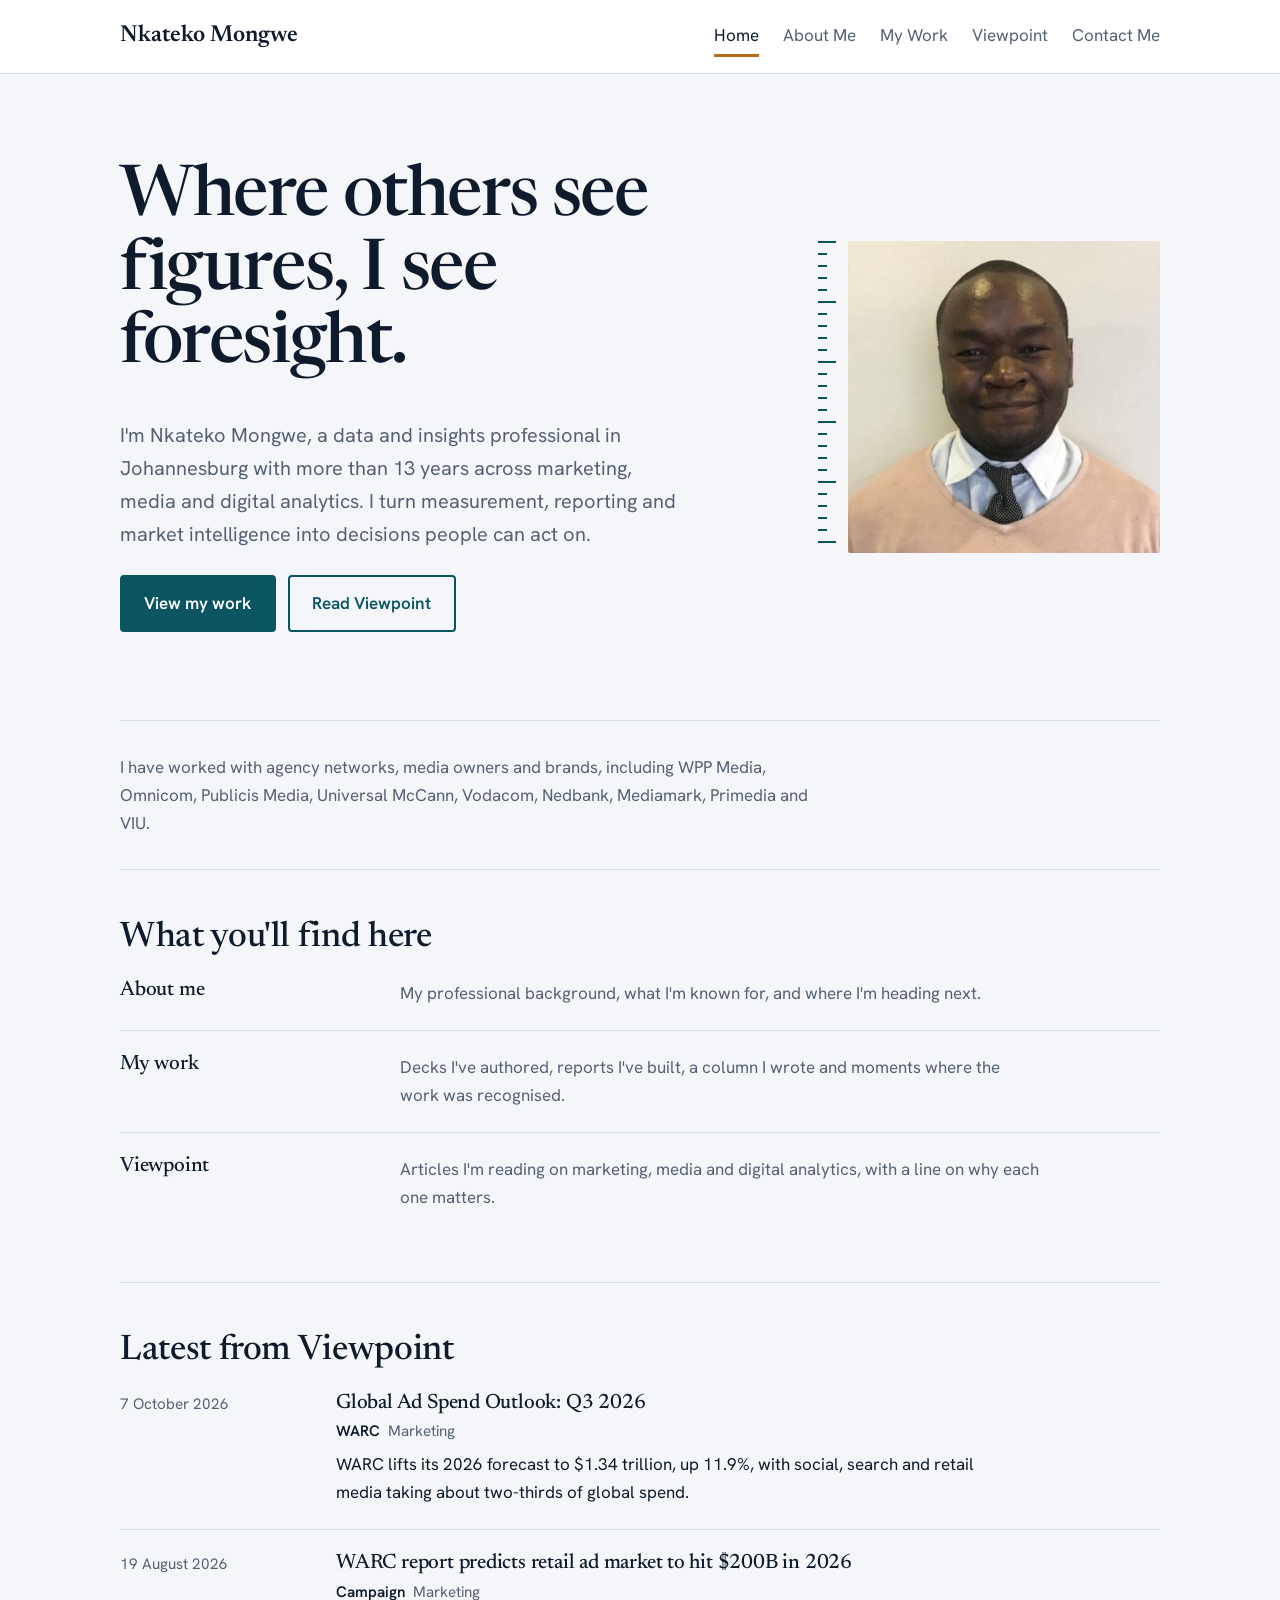
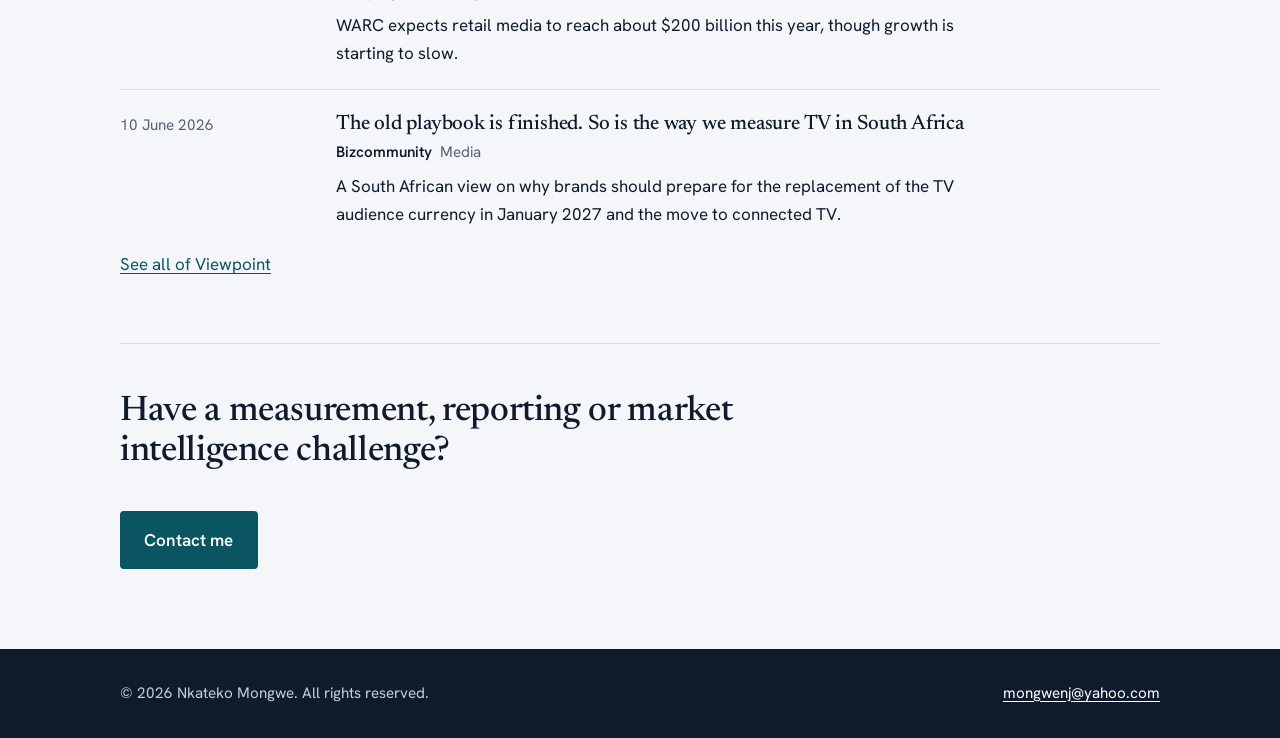
<file: index.html>
<!DOCTYPE html>
<html lang="en">
<head>
  <meta charset="UTF-8">
  <meta name="viewport" content="width=device-width, initial-scale=1">
  <!-- Google tag (gtag.js) -->
  <script async src="https://www.googletagmanager.com/gtag/js?id=G-7LT1C69LMJ"></script>
  <script>
    window.dataLayer = window.dataLayer || [];
    function gtag(){dataLayer.push(arguments);}
    gtag('js', new Date());

    gtag('config', 'G-7LT1C69LMJ');
  </script>
  <title>Nkateko Mongwe | Data and insights professional</title>
  <meta name="description" content="Nkateko Mongwe is a data and insights professional with more than 13 years across marketing, media and digital analytics, based in Johannesburg.">
  <link rel="icon" href="data:image/svg+xml,%3Csvg xmlns='http://www.w3.org/2000/svg' viewBox='0 0 64 64'%3E%3Crect width='64' height='64' rx='10' fill='%230B5563'/%3E%3Ctext x='32' y='43' font-family='Georgia,serif' font-size='30' font-weight='700' text-anchor='middle' fill='white'%3ENM%3C/text%3E%3C/svg%3E">
  <link rel="preconnect" href="https://fonts.googleapis.com">
  <link rel="preconnect" href="https://fonts.gstatic.com" crossorigin>
  <link href="https://fonts.googleapis.com/css2?family=Hanken+Grotesk:wght@400;500;600&family=Newsreader:opsz,wght@6..72,400;6..72,500;6..72,600&display=swap" rel="stylesheet">
  <link rel="stylesheet" href="style.css">
  <script src="articles.js" defer></script>
  <script src="main.js" defer></script>
</head>
<body>
  <a class="skip-link" href="#main">Skip to content</a>
  <header class="site-header">
    <div class="wrap">
      <a class="brand" href="index.html">Nkateko Mongwe</a>
      <nav class="site-nav" aria-label="Main">
        <a href="index.html" aria-current="page">Home</a>
        <a href="about.html">About Me</a>
        <a href="work.html">My Work</a>
        <a href="viewpoint.html">Viewpoint</a>
        <a href="contact.html">Contact Me</a>
      </nav>
    </div>
  </header>

  <main id="main">

    <section class="wrap hero">
      <div>
        <h1>Where others see figures, I see foresight.</h1>
        <p class="lead">I'm Nkateko Mongwe, a data and insights professional in Johannesburg with more than 13 years across marketing, media and digital analytics. I turn measurement, reporting and market intelligence into decisions people can act on.</p>
        <div class="actions">
          <a class="button" href="work.html">View my work</a>
          <a class="button secondary" href="viewpoint.html">Read Viewpoint</a>
        </div>
      </div>
      <figure class="portrait">
        <img src="nkateko-headshot.jpg" width="741" height="741" alt="Portrait of Nkateko Mongwe in a pink sweater and spotted tie">
      </figure>
    </section>

    <section class="section tight wrap">
      <p class="worked-with">I have worked with agency networks, media owners and brands, including WPP Media, Omnicom, Publicis Media, Universal McCann, Vodacom, Nedbank, Mediamark, Primedia and VIU.</p>
    </section>

    <section class="section wrap">
      <h2>What you'll find here</h2>
      <ul class="rows">
        <li>
          <h3><a href="about.html">About me</a></h3>
          <p>My professional background, what I'm known for, and where I'm heading next.</p>
        </li>
        <li>
          <h3><a href="work.html">My work</a></h3>
          <p>Decks I've authored, reports I've built, a column I wrote and moments where the work was recognised.</p>
        </li>
        <li>
          <h3><a href="viewpoint.html">Viewpoint</a></h3>
          <p>Articles I'm reading on marketing, media and digital analytics, with a line on why each one matters.</p>
        </li>
      </ul>
    </section>

    <section class="section wrap">
      <h2>Latest from Viewpoint</h2>
      <ul class="article-list" data-articles data-limit="3"></ul>
      <noscript><p><a href="viewpoint.html">Browse all articles on Viewpoint</a></p></noscript>
      <p><a href="viewpoint.html">See all of Viewpoint</a></p>
    </section>

    <section class="section wrap cta">
      <h2>Have a measurement, reporting or market intelligence challenge?</h2>
      <div class="actions"><a class="button" href="contact.html">Contact me</a></div>
    </section>

  </main>

  <footer class="site-footer">
    <div class="wrap">
      <p>&copy; <span id="year">2026</span> Nkateko Mongwe. All rights reserved.</p>
      <p><a href="mailto:mongwenj@yahoo.com">mongwenj@yahoo.com</a></p>
    </div>
  </footer>
</body>
</html>
</file>
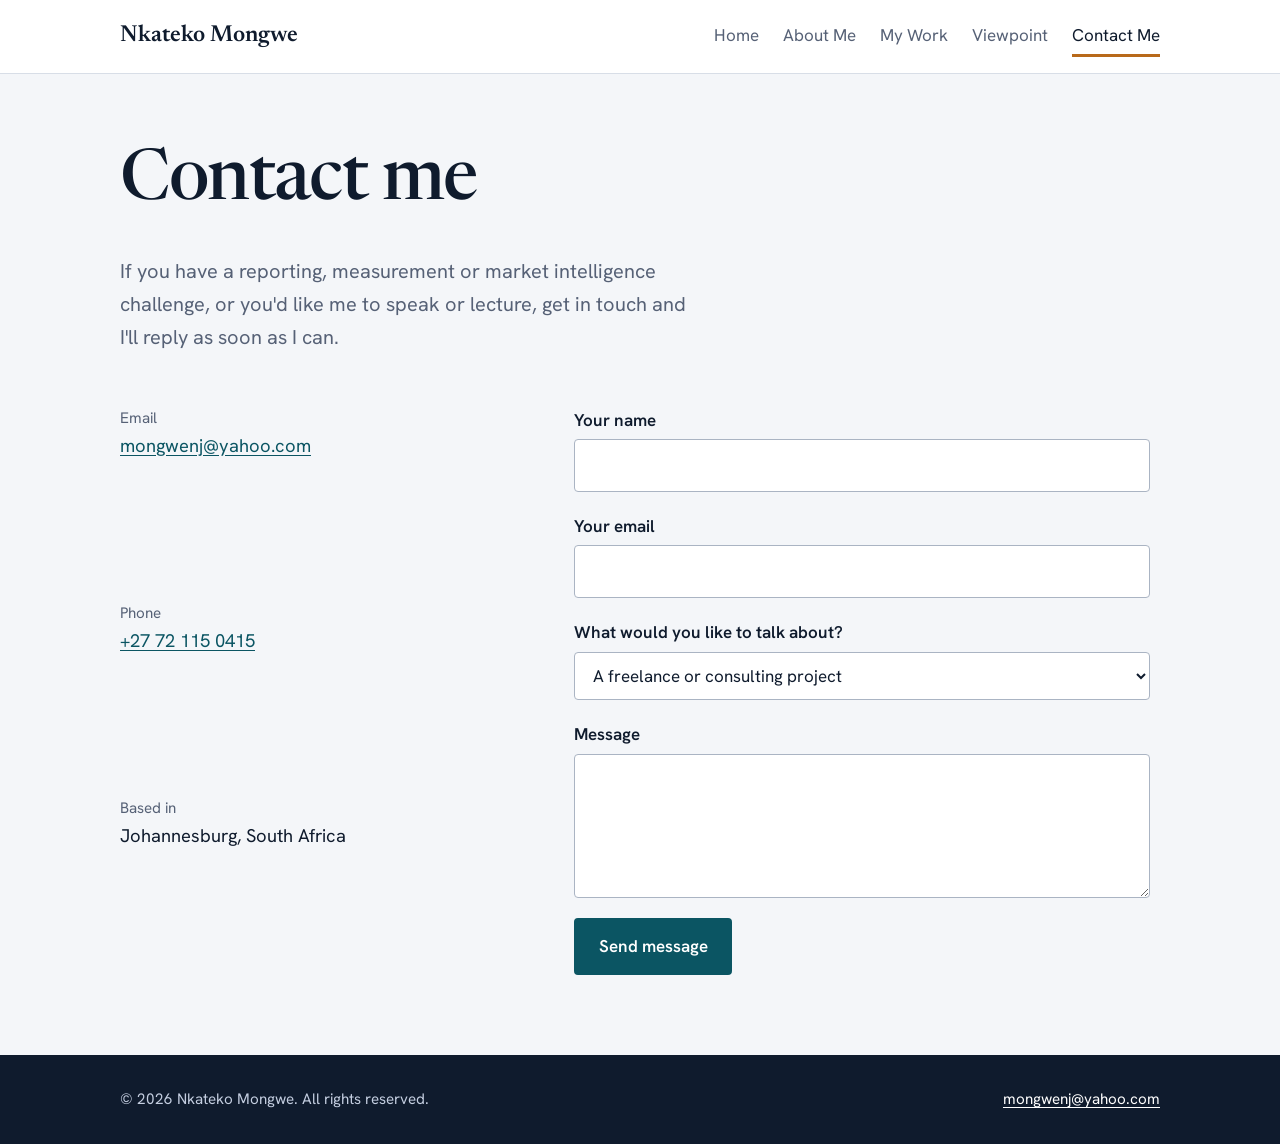
<file: contact.html>
<!DOCTYPE html>
<html lang="en">
<head>
  <meta charset="UTF-8">
  <meta name="viewport" content="width=device-width, initial-scale=1">
  <!-- Google tag (gtag.js) -->
  <script async src="https://www.googletagmanager.com/gtag/js?id=G-7LT1C69LMJ"></script>
  <script>
    window.dataLayer = window.dataLayer || [];
    function gtag(){dataLayer.push(arguments);}
    gtag('js', new Date());

    gtag('config', 'G-7LT1C69LMJ');
  </script>
  <title>Contact Me | Nkateko Mongwe</title>
  <meta name="description" content="Get in touch with Nkateko Mongwe about data, insights, reporting and analytics projects.">
  <link rel="icon" href="data:image/svg+xml,%3Csvg xmlns='http://www.w3.org/2000/svg' viewBox='0 0 64 64'%3E%3Crect width='64' height='64' rx='10' fill='%230B5563'/%3E%3Ctext x='32' y='43' font-family='Georgia,serif' font-size='30' font-weight='700' text-anchor='middle' fill='white'%3ENM%3C/text%3E%3C/svg%3E">
  <link rel="preconnect" href="https://fonts.googleapis.com">
  <link rel="preconnect" href="https://fonts.gstatic.com" crossorigin>
  <link href="https://fonts.googleapis.com/css2?family=Hanken+Grotesk:wght@400;500;600&family=Newsreader:opsz,wght@6..72,400;6..72,500;6..72,600&display=swap" rel="stylesheet">
  <link rel="stylesheet" href="style.css">
  <script src="articles.js" defer></script>
  <script src="main.js" defer></script>
</head>
<body>
  <a class="skip-link" href="#main">Skip to content</a>
  <header class="site-header">
    <div class="wrap">
      <a class="brand" href="index.html">Nkateko Mongwe</a>
      <nav class="site-nav" aria-label="Main">
        <a href="index.html">Home</a>
        <a href="about.html">About Me</a>
        <a href="work.html">My Work</a>
        <a href="viewpoint.html">Viewpoint</a>
        <a href="contact.html" aria-current="page">Contact Me</a>
      </nav>
    </div>
  </header>

  <main id="main">

    <section class="wrap page-title">
      <h1>Contact me</h1>
      <p class="lead">If you have a reporting, measurement or market intelligence challenge, or you'd like me to speak or lecture, get in touch and I'll reply as soon as I can.</p>
    </section>

    <section class="wrap contact-grid" style="padding-bottom:3rem">
      <dl class="details">
        <div><dt>Email</dt><dd><a href="mailto:mongwenj@yahoo.com">mongwenj@yahoo.com</a></dd></div>
        <div><dt>Phone</dt><dd><a href="tel:+27721150415">+27 72 115 0415</a></dd></div>
        <div><dt>Based in</dt><dd>Johannesburg, South Africa</dd></div>
        <!-- To show LinkedIn, remove the comment markers and paste your profile address:
        <div><dt>LinkedIn</dt><dd><a href="https://www.linkedin.com/in/YOUR-PROFILE" target="_blank" rel="noopener">Nkateko Mongwe</a></dd></div>
        -->
      </dl>

      <!-- Replace YOUR_FORM_ID with the ID from formspree.io (free), or delete this form and keep the details on the left. -->
      <form action="https://formspree.io/f/YOUR_FORM_ID" method="POST">
        <label>Your name
          <input type="text" name="name" autocomplete="name" required>
        </label>
        <label>Your email
          <input type="email" name="email" autocomplete="email" required>
        </label>
        <label>What would you like to talk about?
          <select name="topic">
            <option>A freelance or consulting project</option>
            <option>Reporting and dashboards</option>
            <option>Media or market intelligence</option>
            <option>Tracking and analytics set-up</option>
            <option>Speaking or guest lecturing</option>
            <option>Something else</option>
          </select>
        </label>
        <label>Message
          <textarea name="message" required></textarea>
        </label>
        <div><button class="button" type="submit">Send message</button></div>
      </form>
    </section>

  </main>

  <footer class="site-footer">
    <div class="wrap">
      <p>&copy; <span id="year">2026</span> Nkateko Mongwe. All rights reserved.</p>
      <p><a href="mailto:mongwenj@yahoo.com">mongwenj@yahoo.com</a></p>
    </div>
  </footer>
</body>
</html>
</file>
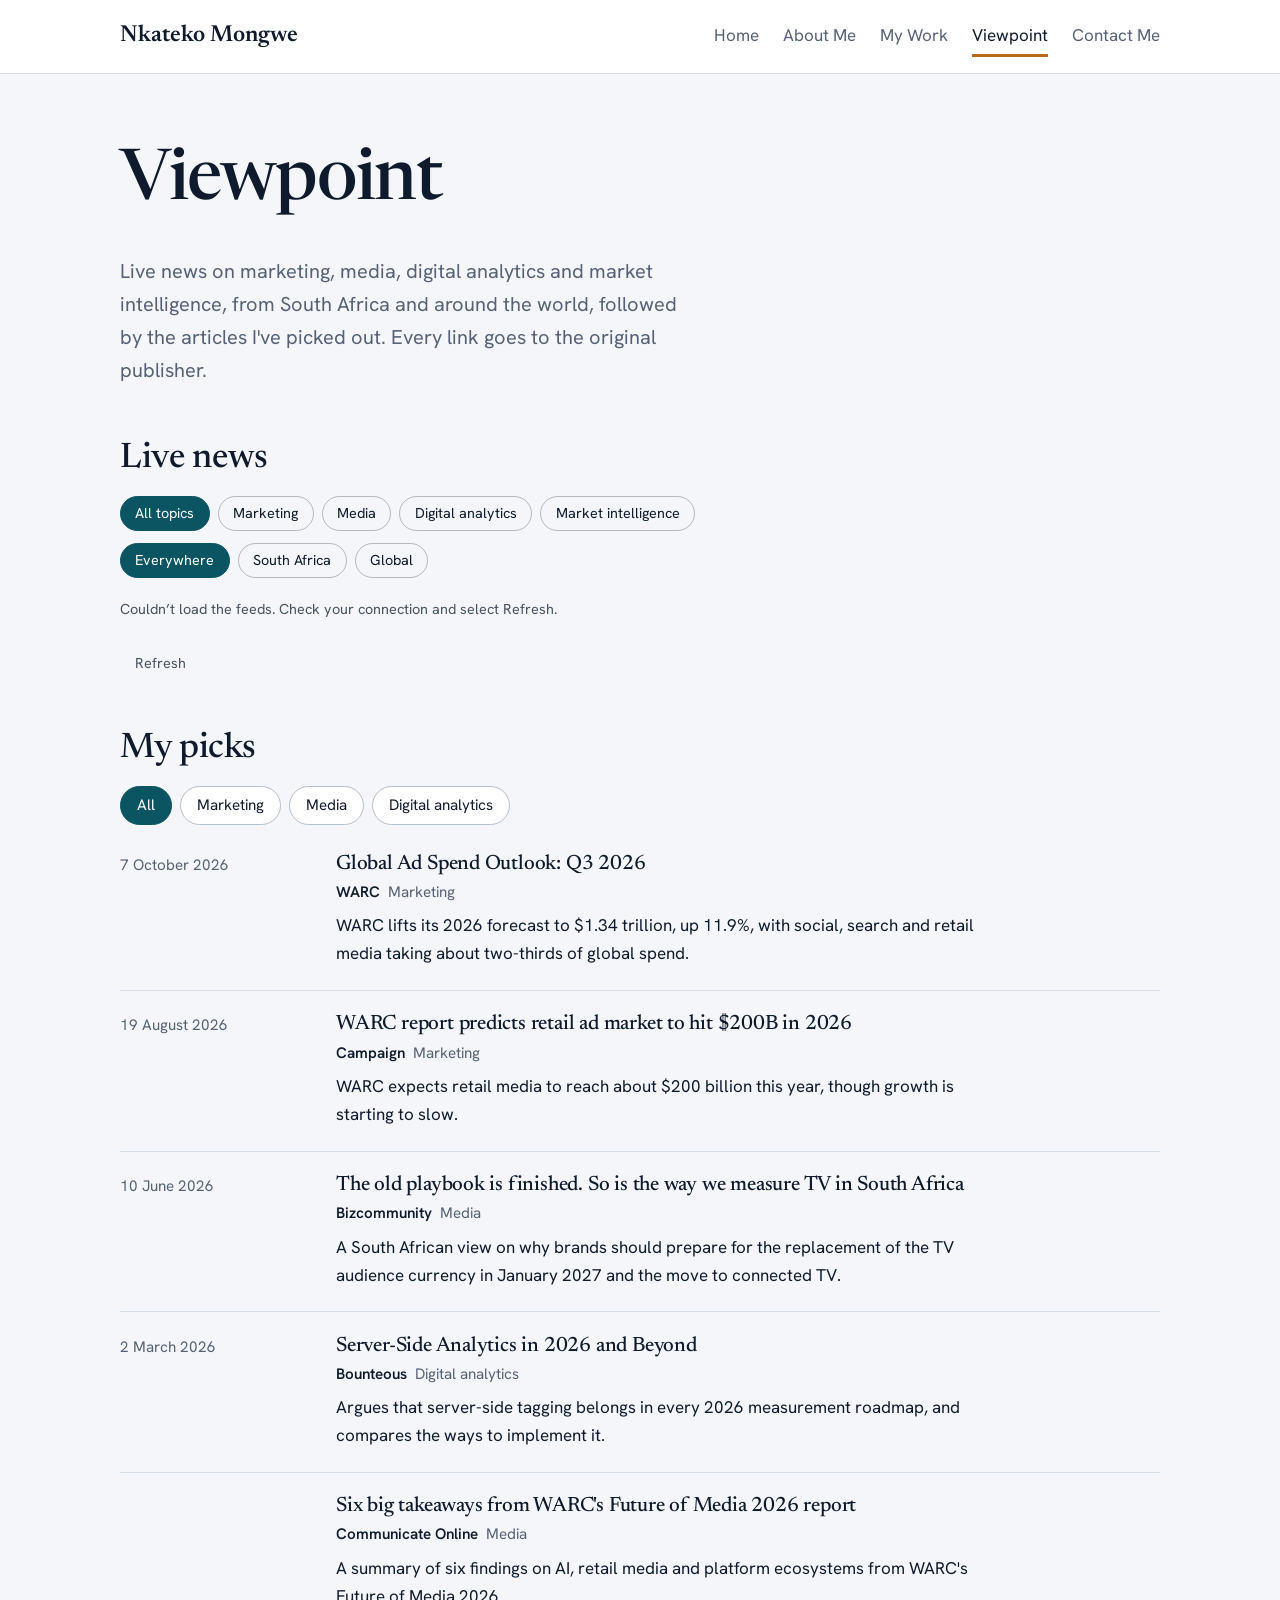
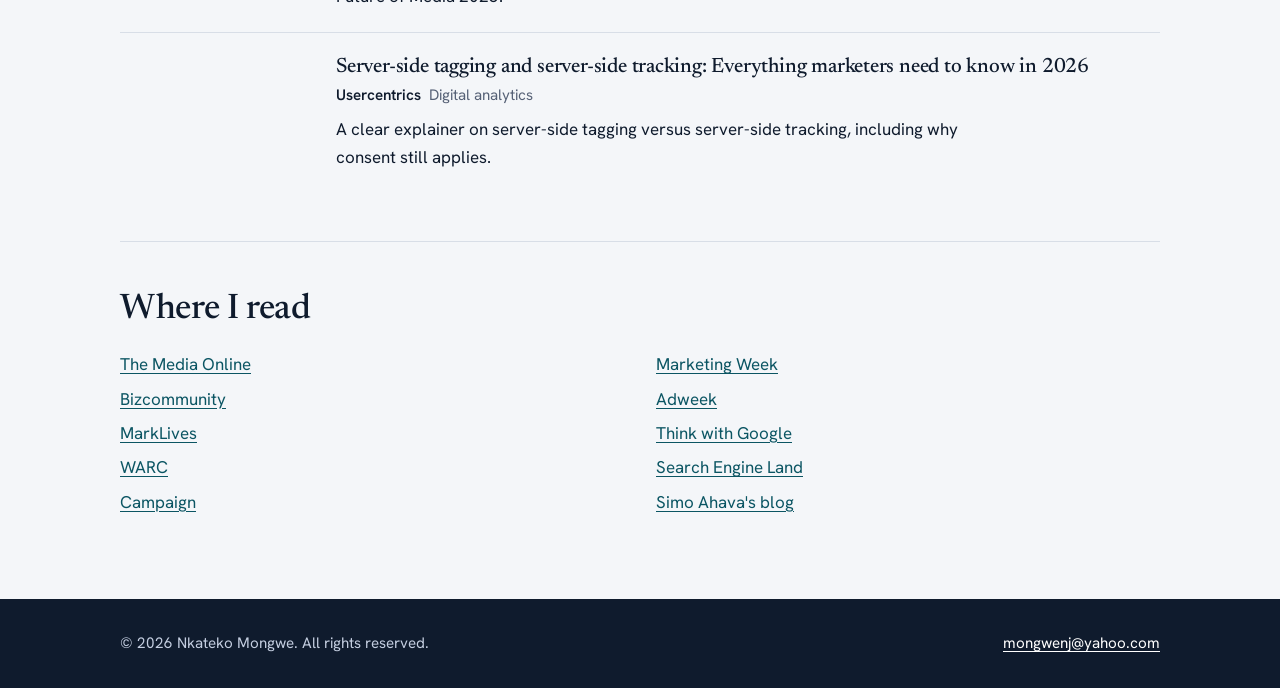
<file: viewpoint.html>
<!DOCTYPE html>
<html lang="en">
<head>
  <meta charset="UTF-8">
  <meta name="viewport" content="width=device-width, initial-scale=1">
  <!-- Google tag (gtag.js) -->
  <script async src="https://www.googletagmanager.com/gtag/js?id=G-7LT1C69LMJ"></script>
  <script>
    window.dataLayer = window.dataLayer || [];
    function gtag(){dataLayer.push(arguments);}
    gtag('js', new Date());

    gtag('config', 'G-7LT1C69LMJ');
  </script>
  <title>Viewpoint | Nkateko Mongwe</title>
  <meta name="description" content="Curated articles on marketing, media and digital analytics, with a short note on why each one matters.">
  <link rel="icon" href="data:image/svg+xml,%3Csvg xmlns='http://www.w3.org/2000/svg' viewBox='0 0 64 64'%3E%3Crect width='64' height='64' rx='10' fill='%230B5563'/%3E%3Ctext x='32' y='43' font-family='Georgia,serif' font-size='30' font-weight='700' text-anchor='middle' fill='white'%3ENM%3C/text%3E%3C/svg%3E">
  <link rel="preconnect" href="https://fonts.googleapis.com">
  <link rel="preconnect" href="https://fonts.gstatic.com" crossorigin>
  <link href="https://fonts.googleapis.com/css2?family=Hanken+Grotesk:wght@400;500;600&family=Newsreader:opsz,wght@6..72,400;6..72,500;6..72,600&display=swap" rel="stylesheet">
  <link rel="stylesheet" href="style.css">
  <link rel="stylesheet" href="feeds.css">
  <script src="articles.js" defer></script>
  <script src="main.js" defer></script>
  <script src="feeds.js" defer></script>
</head>
<body>
  <a class="skip-link" href="#main">Skip to content</a>
  <header class="site-header">
    <div class="wrap">
      <a class="brand" href="index.html">Nkateko Mongwe</a>
      <nav class="site-nav" aria-label="Main">
        <a href="index.html">Home</a>
        <a href="about.html">About Me</a>
        <a href="work.html">My Work</a>
        <a href="viewpoint.html" aria-current="page">Viewpoint</a>
        <a href="contact.html">Contact Me</a>
      </nav>
    </div>
  </header>

  <main id="main">

    <section class="wrap page-title">
      <h1>Viewpoint</h1>
      <p class="lead">Live news on marketing, media, digital analytics and market intelligence, from South Africa and around the world, followed by the articles I've picked out. Every link goes to the original publisher.</p>
    </section>

    <section class="wrap feed-section" aria-labelledby="live-news-title">
      <h2 id="live-news-title">Live news</h2>

      <div class="feed-filters" role="group" aria-label="Filter live news by topic">
        <button type="button" data-feed-topic="All" aria-pressed="true">All topics</button>
        <button type="button" data-feed-topic="Marketing" aria-pressed="false">Marketing</button>
        <button type="button" data-feed-topic="Media" aria-pressed="false">Media</button>
        <button type="button" data-feed-topic="Digital analytics" aria-pressed="false">Digital analytics</button>
        <button type="button" data-feed-topic="Market intelligence" aria-pressed="false">Market intelligence</button>
      </div>
      <div class="feed-filters" role="group" aria-label="Filter live news by region">
        <button type="button" data-feed-region="All" aria-pressed="true">Everywhere</button>
        <button type="button" data-feed-region="South Africa" aria-pressed="false">South Africa</button>
        <button type="button" data-feed-region="Global" aria-pressed="false">Global</button>
      </div>

      <p class="feed-status" data-feed-status role="status" aria-live="polite">Loading the latest stories…</p>
      <ul class="feed-list" data-feed-list></ul>
      <div class="feed-actions">
        <button type="button" class="feed-btn" data-feed-more hidden>Show more stories</button>
        <button type="button" class="feed-btn feed-btn-quiet" data-feed-refresh>Refresh</button>
      </div>
      <noscript><p>Turn on JavaScript to see the live news.</p></noscript>
    </section>

    <section class="wrap" style="padding-bottom:3rem">
      <h2>My picks</h2>
      <div class="filters" role="group" aria-label="Filter articles by topic">
        <button type="button" data-filter="All" aria-pressed="true">All</button>
        <button type="button" data-filter="Marketing" aria-pressed="false">Marketing</button>
        <button type="button" data-filter="Media" aria-pressed="false">Media</button>
        <button type="button" data-filter="Digital analytics" aria-pressed="false">Digital analytics</button>
      </div>
      <ul class="article-list" data-articles></ul>
      <noscript><p>Turn on JavaScript to see the article list.</p></noscript>
    </section>

    <section class="section wrap">
      <h2>Where I read</h2>
      <ul class="source-links">
        <li><a href="https://themediaonline.co.za" target="_blank" rel="noopener">The Media Online</a></li>
        <li><a href="https://www.bizcommunity.com" target="_blank" rel="noopener">Bizcommunity</a></li>
        <li><a href="https://www.marklives.com" target="_blank" rel="noopener">MarkLives</a></li>
        <li><a href="https://www.warc.com" target="_blank" rel="noopener">WARC</a></li>
        <li><a href="https://www.campaignlive.com" target="_blank" rel="noopener">Campaign</a></li>
        <li><a href="https://www.marketingweek.com" target="_blank" rel="noopener">Marketing Week</a></li>
        <li><a href="https://www.adweek.com" target="_blank" rel="noopener">Adweek</a></li>
        <li><a href="https://www.thinkwithgoogle.com" target="_blank" rel="noopener">Think with Google</a></li>
        <li><a href="https://searchengineland.com" target="_blank" rel="noopener">Search Engine Land</a></li>
        <li><a href="https://www.simoahava.com" target="_blank" rel="noopener">Simo Ahava's blog</a></li>
      </ul>
    </section>

  </main>

  <footer class="site-footer">
    <div class="wrap">
      <p>&copy; <span id="year">2026</span> Nkateko Mongwe. All rights reserved.</p>
      <p><a href="mailto:mongwenj@yahoo.com">mongwenj@yahoo.com</a></p>
    </div>
  </footer>
</body>
</html>
</file>
<file: style.css>
:root {
  --ink: #0f1b2d;
  --paper: #f4f6f9;
  --white: #ffffff;
  --teal: #0b5563;
  --teal-dark: #083f4a;
  --slate: #566176;
  --line: #d8dee7;
  --ochre: #b8691a;
}

* { box-sizing: border-box; }

@media (prefers-reduced-motion: no-preference) {
  html { scroll-behavior: smooth; }
}

body {
  margin: 0;
  background: var(--paper);
  color: var(--ink);
  font-family: "Hanken Grotesk", system-ui, -apple-system, "Segoe UI", sans-serif;
  font-size: 1.0625rem;
  line-height: 1.65;
}

h1, h2, h3 {
  font-family: "Newsreader", Georgia, "Times New Roman", serif;
  font-weight: 500;
  letter-spacing: -0.01em;
  line-height: 1.12;
  margin: 0 0 0.5em;
}

h1 { font-size: clamp(2.5rem, 6.2vw, 4.4rem); line-height: 1.05; letter-spacing: -0.02em; }
h2 { font-size: clamp(1.65rem, 3.4vw, 2.2rem); }
h3 { font-size: 1.3rem; }

p { margin: 0 0 1em; max-width: 64ch; }

a { color: var(--teal); text-underline-offset: 3px; }
a:hover { color: var(--teal-dark); }

:focus-visible {
  outline: 3px solid var(--teal);
  outline-offset: 3px;
  border-radius: 2px;
}

.wrap { width: min(100% - 2.5rem, 1040px); margin-inline: auto; }

.skip-link {
  position: absolute;
  left: 1rem;
  top: -4rem;
  background: var(--ink);
  color: var(--white);
  padding: 0.6rem 1rem;
  z-index: 10;
}
.skip-link:focus { top: 1rem; color: var(--white); }

.visually-hidden {
  position: absolute;
  width: 1px; height: 1px;
  overflow: hidden;
  clip: rect(0 0 0 0);
  white-space: nowrap;
}

/* Header */
.site-header { background: var(--white); border-bottom: 1px solid var(--line); }

.site-header .wrap {
  display: flex;
  flex-wrap: wrap;
  align-items: center;
  justify-content: space-between;
  gap: 0.5rem 2rem;
  padding-block: 1rem;
}

.brand {
  font-family: "Newsreader", Georgia, serif;
  font-weight: 600;
  font-size: 1.45rem;
  color: var(--ink);
  text-decoration: none;
}

.site-nav { display: flex; flex-wrap: wrap; gap: 0.25rem 1.5rem; }

.site-nav a {
  color: var(--slate);
  text-decoration: none;
  padding-block: 0.3rem;
  border-bottom: 3px solid transparent;
}
.site-nav a:hover { color: var(--ink); }
.site-nav a[aria-current="page"] { color: var(--ink); border-bottom-color: var(--ochre); }

/* Hero */
.hero {
  display: grid;
  gap: 2.5rem;
  align-items: center;
  padding-block: clamp(2.5rem, 7vw, 5.5rem);
}

@media (min-width: 840px) {
  .hero { grid-template-columns: 1.3fr 0.7fr; gap: 4rem; }
}

.lead { font-size: 1.25rem; color: var(--slate); max-width: 52ch; }

.actions { display: flex; flex-wrap: wrap; gap: 0.75rem; margin-top: 1.5rem; }

.button {
  display: inline-block;
  background: var(--teal);
  color: var(--white);
  font: inherit;
  font-weight: 600;
  padding: 0.8rem 1.4rem;
  border: 2px solid var(--teal);
  border-radius: 4px;
  text-decoration: none;
  cursor: pointer;
}
.button:hover { background: var(--teal-dark); border-color: var(--teal-dark); color: var(--white); }

.button.secondary { background: transparent; color: var(--teal); }
.button.secondary:hover { background: var(--teal); color: var(--white); }

/* Portrait with a measuring-rule edge */
.portrait { position: relative; margin: 0; padding-left: 30px; }

.portrait::before,
.portrait::after {
  content: "";
  position: absolute;
  left: 0;
  top: 0;
  bottom: 0;
}
.portrait::before {
  width: 9px;
  background: repeating-linear-gradient(to bottom, var(--teal) 0 2px, transparent 2px 12px);
}
.portrait::after {
  width: 18px;
  background: repeating-linear-gradient(to bottom, var(--teal) 0 2px, transparent 2px 60px);
}

.portrait img { display: block; width: 100%; height: auto; border-radius: 2px; }

/* Sections */
.section { padding-block: 3rem; border-top: 1px solid var(--line); }
.section.tight { padding-block: 2rem; }

.page-title { padding-block: clamp(2.5rem, 6vw, 4.5rem) 2rem; }

.about-intro {
  display: grid;
  gap: 2.5rem;
  align-items: start;
  padding-block: clamp(2.5rem, 6vw, 4.5rem) 3rem;
}
@media (min-width: 840px) {
  .about-intro { grid-template-columns: 1.3fr 0.7fr; gap: 4rem; }
}

.worked-with { color: var(--slate); max-width: 70ch; margin: 0; }

.rows { margin: 0; padding: 0; list-style: none; }

.rows > li {
  display: grid;
  gap: 0.25rem 2.5rem;
  padding-block: 1.4rem;
  border-top: 1px solid var(--line);
}
.rows > li:first-child { border-top: 0; padding-top: 0.25rem; }
.rows h3 { margin: 0; }
.rows h3 a { color: var(--ink); text-decoration: none; }
.rows h3 a:hover { color: var(--teal); text-decoration: underline; }
.rows p { margin: 0; color: var(--slate); }
.rows p + p { margin-top: 0.75rem; }

@media (min-width: 720px) {
  .rows > li { grid-template-columns: 15rem 1fr; }
}

/* Career timeline (a real sequence, so dates lead) */
.timeline { margin: 0; padding: 0; list-style: none; }

.timeline > li {
  display: grid;
  gap: 0.2rem 2.5rem;
  padding-block: 1.1rem;
  border-top: 1px solid var(--line);
}
.timeline > li:first-child { border-top: 0; padding-top: 0.25rem; }
.timeline .when { color: var(--slate); font-size: 0.95rem; }
.timeline h3 { font-size: 1.15rem; margin: 0 0 0.15rem; }
.timeline p { margin: 0; color: var(--slate); }

@media (min-width: 720px) {
  .timeline > li { grid-template-columns: 11rem 1fr; }
}

details { margin-top: 0.5rem; }
details summary {
  cursor: pointer;
  font-weight: 600;
  color: var(--teal);
  padding-block: 0.75rem;
}
details[open] summary { margin-bottom: 0.25rem; }

/* Feature (deck) */
.feature { display: grid; gap: 2rem; align-items: start; }
@media (min-width: 840px) { .feature { grid-template-columns: 1fr 1fr; gap: 3rem; } }
.feature img {
  display: block;
  width: 100%;
  height: auto;
  border: 1px solid var(--line);
  border-radius: 2px;
}

/* Viewpoint */
.filters { display: flex; flex-wrap: wrap; gap: 0.5rem; margin: 0 0 1.5rem; }

.filters button {
  font: inherit;
  font-size: 0.95rem;
  color: var(--ink);
  background: var(--white);
  border: 1px solid #b5bfcd;
  border-radius: 999px;
  padding: 0.35rem 1rem;
  cursor: pointer;
}
.filters button[aria-pressed="true"] { background: var(--teal); border-color: var(--teal); color: var(--white); }

.article-list { margin: 0; padding: 0; list-style: none; }

.article {
  display: grid;
  gap: 0.2rem 2.5rem;
  padding-block: 1.4rem;
  border-top: 1px solid var(--line);
}
.article:first-child { border-top: 0; padding-top: 0.25rem; }
.article time, .article .undated { color: var(--slate); font-size: 0.95rem; }
.article h3 { margin: 0 0 0.25rem; }
.article h3 a { color: var(--ink); text-decoration: none; }
.article h3 a:hover { color: var(--teal); text-decoration: underline; }
.article .meta { margin: 0 0 0.4rem; color: var(--slate); font-size: 0.95rem; }
.article .meta strong { color: var(--ink); font-weight: 600; margin-right: 0.5rem; }
.article .note { margin: 0; }

@media (min-width: 720px) {
  .article { grid-template-columns: 11rem 1fr; }
}

.source-links { columns: 2 14rem; column-gap: 2rem; margin: 0; padding: 0; list-style: none; }
.source-links li { padding-block: 0.2rem; break-inside: avoid; }

/* Contact */
.contact-grid { display: grid; gap: 3rem; }
@media (min-width: 840px) { .contact-grid { grid-template-columns: 0.8fr 1.2fr; gap: 4rem; } }

.details { margin: 0; display: grid; gap: 1rem; }
.details dt { color: var(--slate); font-size: 0.95rem; }
.details dd { margin: 0; font-size: 1.15rem; }

form { display: grid; gap: 1.25rem; max-width: 36rem; }
label { display: grid; gap: 0.35rem; font-weight: 600; }

input, textarea, select {
  font: inherit;
  font-weight: 400;
  color: var(--ink);
  background: var(--white);
  border: 1px solid #aab4c3;
  border-radius: 4px;
  padding: 0.7rem 0.85rem;
  width: 100%;
}
textarea { min-height: 9rem; resize: vertical; }

.note-small { color: var(--slate); font-size: 0.95rem; }

/* Call to action */
.cta { display: grid; gap: 1rem; }
.cta h2 { margin: 0; max-width: 34ch; }

/* Footer */
.site-footer {
  margin-top: 2rem;
  background: var(--ink);
  color: #c4cee0;
  padding-block: 2rem;
  font-size: 0.95rem;
}
.site-footer .wrap { display: flex; flex-wrap: wrap; justify-content: space-between; gap: 0.75rem 2rem; }
.site-footer p { margin: 0; max-width: none; }
.site-footer a { color: var(--white); }
.site-footer a:hover { color: #9fd3dc; }
</file>
<file: feeds.css>
/* Live news section for Viewpoint. All classes are prefixed feed- so they
   don't interfere with style.css. Accent matches the NM favicon teal. */

.feed-section { padding-bottom: 3rem; }

.feed-filters {
  display: flex;
  flex-wrap: wrap;
  gap: .5rem;
  margin: 0 0 .75rem;
}

.feed-filters button,
.feed-btn {
  font: inherit;
  font-size: .9rem;
  line-height: 1.2;
  padding: .5rem .9rem;
  border-radius: 999px;
  border: 1px solid color-mix(in srgb, currentColor 28%, transparent);
  background: transparent;
  color: inherit;
  cursor: pointer;
}

.feed-filters button:hover,
.feed-btn:hover { border-color: #0B5563; }

.feed-filters button[aria-pressed="true"] {
  background: #0B5563;
  border-color: #0B5563;
  color: #fff;
}

.feed-filters button:focus-visible,
.feed-btn:focus-visible,
.feed-title:focus-visible {
  outline: 2px solid #0B5563;
  outline-offset: 2px;
}

.feed-status {
  margin: 1.25rem 0 .5rem;
  font-size: .9rem;
  opacity: .75;
}

.feed-list {
  list-style: none;
  margin: 0;
  padding: 0;
}

.feed-item {
  padding: 1.1rem 0;
  border-top: 1px solid color-mix(in srgb, currentColor 16%, transparent);
}
.feed-item:last-child {
  border-bottom: 1px solid color-mix(in srgb, currentColor 16%, transparent);
}

.feed-title {
  font-family: "Newsreader", Georgia, serif;
  font-size: 1.2rem;
  font-weight: 500;
  line-height: 1.3;
  color: inherit;
  text-decoration: none;
}
.feed-title:hover { text-decoration: underline; text-underline-offset: 3px; }

.feed-summary {
  margin: .4rem 0 0;
  max-width: 68ch;
  font-size: .95rem;
  line-height: 1.55;
  opacity: .85;
}

.feed-meta {
  display: flex;
  flex-wrap: wrap;
  gap: .25rem 0;
  margin: .6rem 0 0;
  font-size: .82rem;
  opacity: .75;
}
.feed-meta > * + * {
  margin-left: .6rem;
  padding-left: .6rem;
  border-left: 1px solid color-mix(in srgb, currentColor 30%, transparent);
}
.feed-source { font-weight: 600; }

.feed-actions {
  display: flex;
  flex-wrap: wrap;
  gap: .75rem;
  margin-top: 1.5rem;
}
.feed-actions [hidden] { display: none; }
.feed-btn-quiet { border-color: transparent; opacity: .75; }
.feed-btn-quiet:hover { opacity: 1; }

@media (max-width: 560px) {
  .feed-title { font-size: 1.1rem; }
}
</file>
